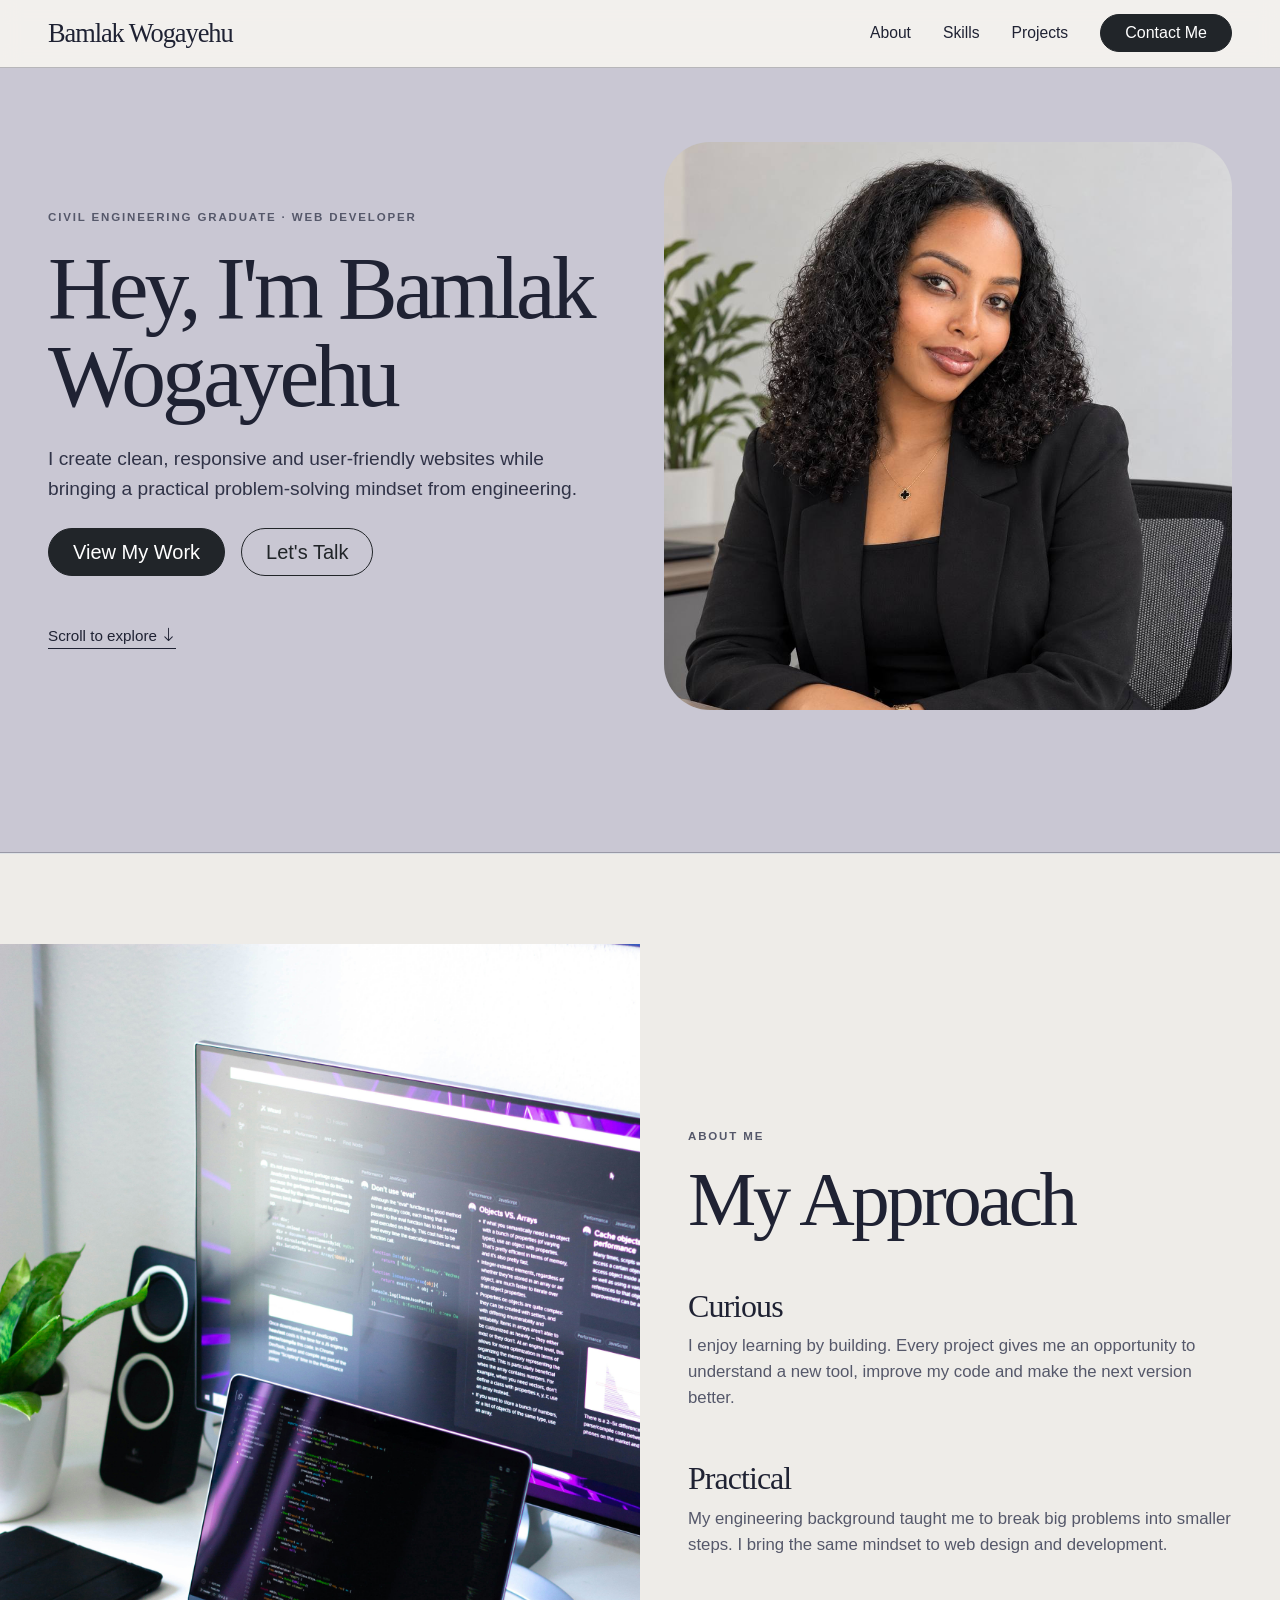
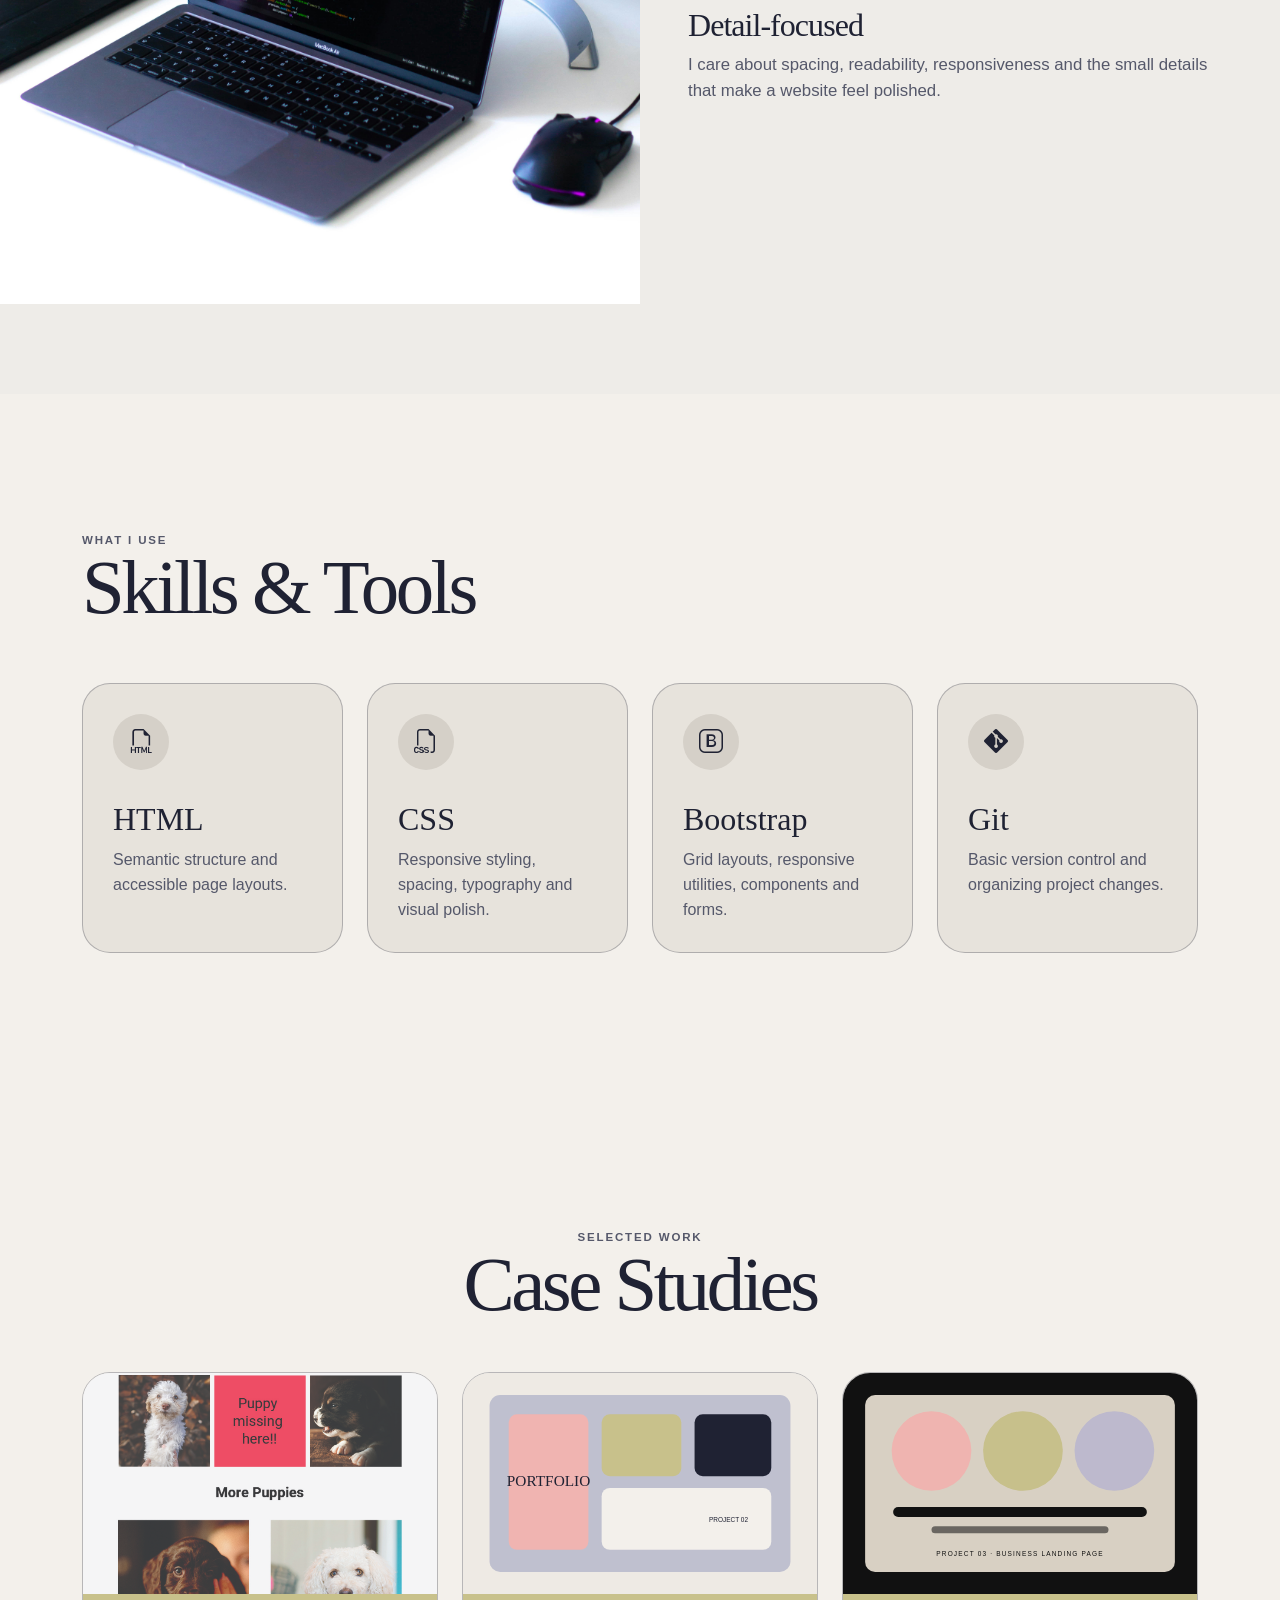
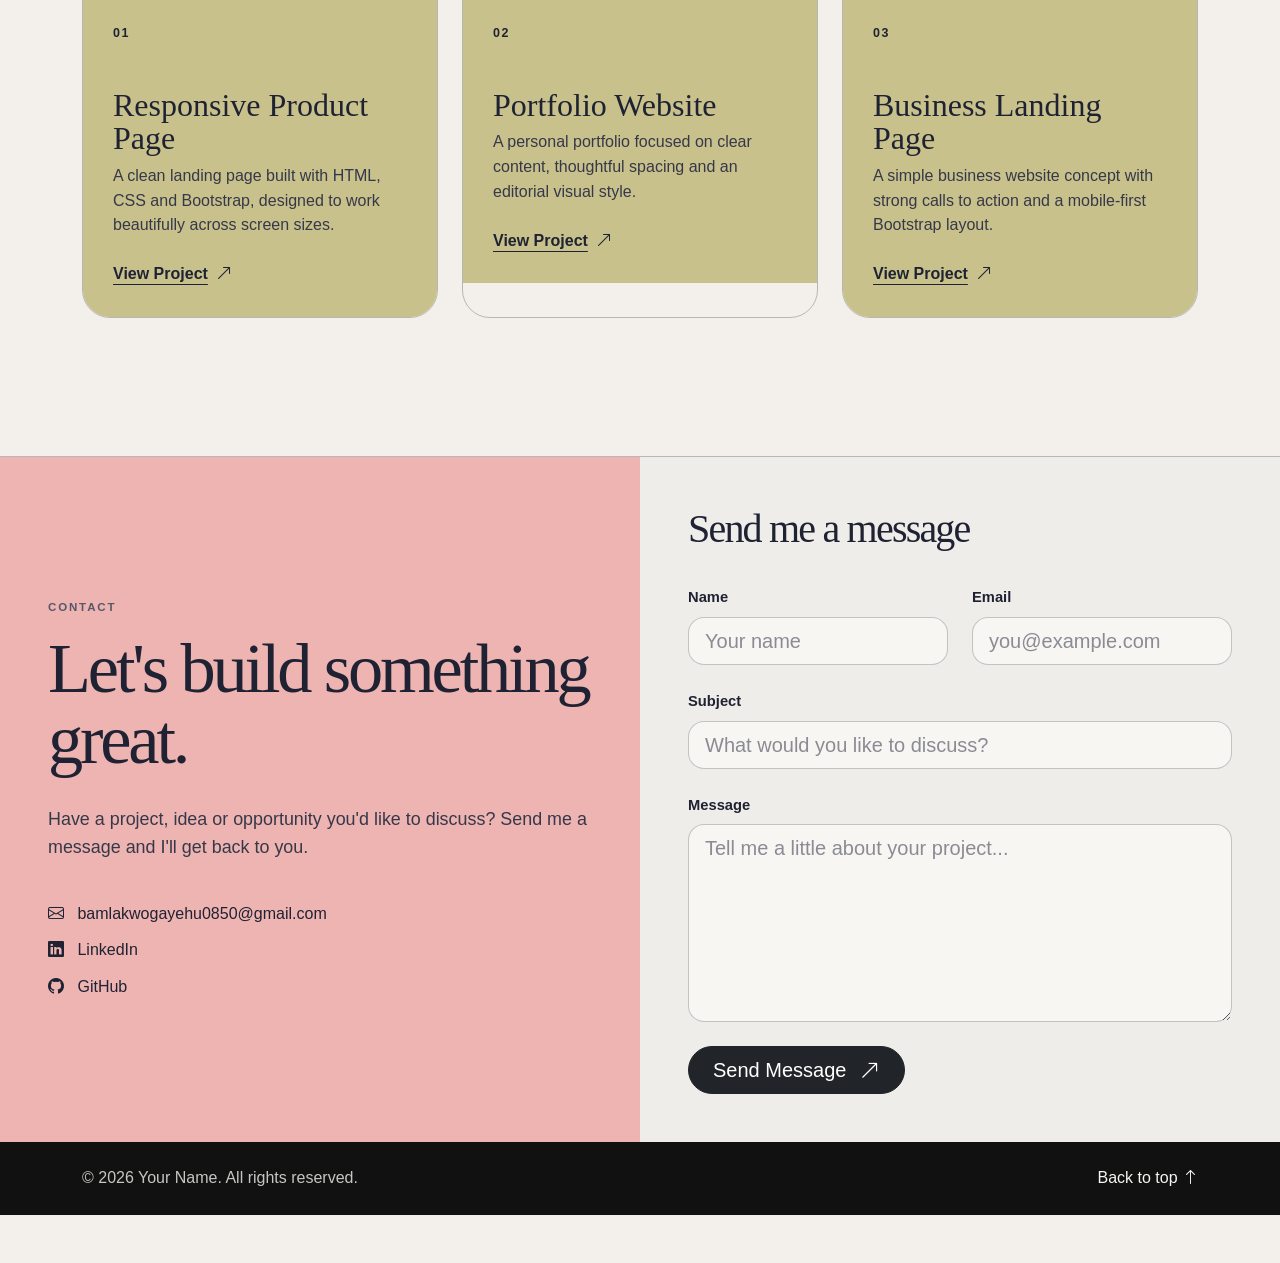
<file: index.html>
<!doctype html>
<html lang="en">
<head>
    <meta charset="utf-8">
    <meta name="viewport" content="width=device-width, initial-scale=1">
    <meta name="description" content="Personal portfolio website">
    <title>Bamlak | Portfolio</title>

    <!-- Bootstrap 5.3.8 -->
    <link
        href="https://cdn.jsdelivr.net/npm/bootstrap@5.3.8/dist/css/bootstrap.min.css"
        rel="stylesheet"
        integrity="sha384-sRIl4kxILFvY47J16cr9ZwB07vP4J8+LH7qKQnuqkuIAvNWLzeN8tE5YBujZqJLB"
        crossorigin="anonymous"
    >

    <!-- Bootstrap Icons -->
    <link
        rel="stylesheet"
        href="https://cdn.jsdelivr.net/npm/bootstrap-icons@1.11.3/font/bootstrap-icons.min.css"
    >

    <!-- Your custom CSS -->
    <link rel="stylesheet" href="style.css">
</head>

<body>

    <!-- =========================
         NAVBAR
    ========================== -->
    <nav class="navbar navbar-expand-lg site-navbar fixed-top" aria-label="Main navigation">
        <div class="container-fluid px-lg-5">
            <a class="navbar-brand brand-name" href="#home">Bamlak Wogayehu</a>

            <button
                class="navbar-toggler shadow-none"
                type="button"
                data-bs-toggle="collapse"
                data-bs-target="#mainNav"
                aria-controls="mainNav"
                aria-expanded="false"
                aria-label="Toggle navigation"
            >
                <span class="navbar-toggler-icon"></span>
            </button>

            <div class="collapse navbar-collapse" id="mainNav">
                <ul class="navbar-nav ms-auto align-items-lg-center gap-lg-3">
                    <li class="nav-item">
                        <a class="nav-link nav-link-custom" href="#about">About</a>
                    </li>
                    <li class="nav-item">
                        <a class="nav-link nav-link-custom" href="#skills">Skills</a>
                    </li>
                    <li class="nav-item">
                        <a class="nav-link nav-link-custom" href="#projects">Projects</a>
                    </li>
                    <li class="nav-item ms-lg-2">
                        <a class="btn btn-dark rounded-pill px-4" href="#contact">
                            Contact Me
                        </a>
                    </li>
                </ul>
            </div>
        </div>
    </nav>


    <main id="home">

        <!-- =========================
             HERO
        ========================== -->
        <section class="hero-section">
            <div class="container-fluid px-lg-5">
                <div class="row align-items-center g-5 min-vh-100 py-5">

                    <div class="col-lg-6 order-2 order-lg-1">
                        <span class="eyebrow">CIVIL ENGINEERING GRADUATE · WEB DEVELOPER</span>

                        <h1 class="display-title mt-3">
                            Hey, I'm <span class="accent-text">Bamlak Wogayehu</span>
                        </h1>

                        <p class="hero-copy mt-4">
                            I create clean, responsive and user-friendly websites while
                            bringing a practical problem-solving mindset from engineering.
                        </p>

                        <div class="d-flex flex-wrap gap-3 mt-4">
                            <a class="btn btn-dark btn-lg rounded-pill px-4" href="#projects">
                                View My Work
                            </a>
                            <a class="btn btn-outline-dark btn-lg rounded-pill px-4" href="#contact">
                                Let's Talk
                            </a>
                        </div>

                        <div class="mini-links mt-5">
                            <a href="#about">Scroll to explore <i class="bi bi-arrow-down"></i></a>
                        </div>
                    </div>

                    <div class="col-lg-6 order-1 order-lg-2">
                        <div class="hero-image-wrap">
                            <img
                                src="assets/portfoliopic.jpg"
                                alt="Profile placeholder"
                                class="img-fluid hero-image"
                            >
                        </div>
                    </div>

                </div>
            </div>
        </section>


        <!-- =========================
             ABOUT / APPROACH
        ========================== -->
        <section id="about" class="section section-light border-top">
            <div class="container-fluid p-0">
                <div class="row g-0 align-items-stretch">

                    <div class="col-lg-6">
                        <div class="editorial-image h-100">
                            <img
                                src="assets/workspace.jpg"
                                alt="Workspace placeholder"
                                class="img-fluid w-100 h-100 object-cover"
                            >
                        </div>
                    </div>

                    <div class="col-lg-6 d-flex align-items-center">
                        <div class="section-copy p-4 p-md-5 p-xl-6">
                            <p class="eyebrow mb-3">ABOUT ME</p>
                            <h2 class="section-title mb-5">My Approach</h2>

                            <div class="approach-item mb-5">
                                <h3>Curious</h3>
                                <p>
                                    I enjoy learning by building. Every project gives me
                                    an opportunity to understand a new tool, improve my
                                    code and make the next version better.
                                </p>
                            </div>

                            <div class="approach-item mb-5">
                                <h3>Practical</h3>
                                <p>
                                    My engineering background taught me to break big
                                    problems into smaller steps. I bring the same mindset
                                    to web design and development.
                                </p>
                            </div>

                            <div class="approach-item">
                                <h3>Detail-focused</h3>
                                <p>
                                    I care about spacing, readability, responsiveness and
                                    the small details that make a website feel polished.
                                </p>
                            </div>
                        </div>
                    </div>

                </div>
            </div>
        </section>


        <!-- =========================
             SKILLS
        ========================== -->
        <section id="skills" class="section section-cream">
            <div class="container py-5">
                <div class="row mb-5">
                    <div class="col-lg-8">
                        <p class="eyebrow">WHAT I USE</p>
                        <h2 class="section-title">Skills & Tools</h2>
                    </div>
                </div>

                <div class="row g-4">
                    <div class="col-md-6 col-lg-3">
                        <div class="skill-card h-100">
                            <div class="skill-icon"><i class="bi bi-filetype-html"></i></div>
                            <h3>HTML</h3>
                            <p>Semantic structure and accessible page layouts.</p>
                        </div>
                    </div>

                    <div class="col-md-6 col-lg-3">
                        <div class="skill-card h-100">
                            <div class="skill-icon"><i class="bi bi-filetype-css"></i></div>
                            <h3>CSS</h3>
                            <p>Responsive styling, spacing, typography and visual polish.</p>
                        </div>
                    </div>

                    <div class="col-md-6 col-lg-3">
                        <div class="skill-card h-100">
                            <div class="skill-icon"><i class="bi bi-bootstrap"></i></div>
                            <h3>Bootstrap</h3>
                            <p>Grid layouts, responsive utilities, components and forms.</p>
                        </div>
                    </div>

                    <div class="col-md-6 col-lg-3">
                        <div class="skill-card h-100">
                            <div class="skill-icon"><i class="bi bi-git"></i></div>
                            <h3>Git</h3>
                            <p>Basic version control and organizing project changes.</p>
                        </div>
                    </div>
                </div>
            </div>
        </section>


        <!-- =========================
             PROJECTS / CASE STUDIES
        ========================== -->
        <section id="projects" class="section section-cream">
            <div class="container py-5">
                <div class="text-center mb-5">
                    <p class="eyebrow">SELECTED WORK</p>
                    <h2 class="section-title">Case Studies</h2>
                </div>

                <div class="row g-4">

                    <div class="col-lg-4">
                        <article class="project-card h-100">
                            <img
                                src="assets/puppypage.jpg"
                                alt="Project 1 placeholder"
                                class="project-image"
                            >
                            <div class="project-content">
                                <div class="project-number">01</div>
                                <h3>Responsive Product Page</h3>
                                <p>
                                    A clean landing page built with HTML, CSS and Bootstrap,
                                    designed to work beautifully across screen sizes.
                                </p>
                                <a href="#" class="project-link">
                                    View Project <i class="bi bi-arrow-up-right"></i>
                                </a>
                            </div>
                        </article>
                    </div>

                    <div class="col-lg-4">
                        <article class="project-card h-100">
                            <img
                                src="assets/project-2.svg"
                                alt="Project 2 placeholder"
                                class="project-image"
                            >
                            <div class="project-content">
                                <div class="project-number">02</div>
                                <h3>Portfolio Website</h3>
                                <p>
                                    A personal portfolio focused on clear content,
                                    thoughtful spacing and an editorial visual style.
                                </p>
                                <a href="#" class="project-link">
                                    View Project <i class="bi bi-arrow-up-right"></i>
                                </a>
                            </div>
                        </article>
                    </div>

                    <div class="col-lg-4">
                        <article class="project-card h-100">
                            <img
                                src="assets/project-3.svg"
                                alt="Project 3 placeholder"
                                class="project-image"
                            >
                            <div class="project-content">
                                <div class="project-number">03</div>
                                <h3>Business Landing Page</h3>
                                <p>
                                    A simple business website concept with strong calls to
                                    action and a mobile-first Bootstrap layout.
                                </p>
                                <a href="#" class="project-link">
                                    View Project <i class="bi bi-arrow-up-right"></i>
                                </a>
                            </div>
                        </article>
                    </div>

                </div>
            </div>
        </section>


        <!-- =========================
             CONTACT
        ========================== -->
        <section id="contact" class="contact-section">
            <div class="container-fluid p-0">
                <div class="row g-0">

                    <div class="col-lg-6 contact-copy">
                        <div class="p-4 p-md-5 p-xl-6 h-100 d-flex flex-column justify-content-center">
                            <p class="eyebrow mb-3">CONTACT</p>
                            <h2 class="contact-title">Let's build something great.</h2>
                            <p class="contact-text">
                                Have a project, idea or opportunity you'd like to discuss?
                                Send me a message and I'll get back to you.
                            </p>

                            <div class="contact-details mt-4">
                                <a href="mailto:YOUR_EMAIL@example.com">
                                    <i class="bi bi-envelope"></i>
                                    bamlakwogayehu0850@gmail.com
                                </a>

                                <a href="#" target="_blank" rel="noopener">
                                    <i class="bi bi-linkedin"></i>
                                    LinkedIn
                                </a>

                                <a href="#" target="_blank" rel="noopener">
                                    <i class="bi bi-github"></i>
                                    GitHub
                                </a>
                            </div>
                        </div>
                    </div>

                    <div class="col-lg-6 contact-form-panel">
                        <div class="p-4 p-md-5 p-xl-6 h-100">
                            <h3 class="form-title">Send me a message</h3>

                            <!--
                                IMPORTANT:
                                Replace YOUR_EMAIL@example.com below with your real email.

                                FormSubmit lets a static HTML site send form submissions
                                without a custom backend. The first time you use the form,
                                FormSubmit may ask you to confirm/activate the email address.
                            -->
                            <form
                                action="https://formsubmit.co/YOUR_EMAIL@example.com"
                                method="POST"
                                class="row g-4 mt-1"
                            >
                                <input type="hidden" name="_subject" value="New portfolio contact">
                                <input type="hidden" name="_captcha" value="false">

                                <!--
                                After you have a real domain, you can use:
                                <input type="hidden" name="_next"
                                    value="https://yourdomain.com/thank-you.html">
                                -->

                                <div class="col-md-6">
                                    <label for="name" class="form-label">Name</label>
                                    <input
                                        type="text"
                                        class="form-control form-control-lg"
                                        id="name"
                                        name="name"
                                        placeholder="Your name"
                                        required
                                    >
                                </div>

                                <div class="col-md-6">
                                    <label for="email" class="form-label">Email</label>
                                    <input
                                        type="email"
                                        class="form-control form-control-lg"
                                        id="email"
                                        name="email"
                                        placeholder="you@example.com"
                                        required
                                    >
                                </div>

                                <div class="col-12">
                                    <label for="subject" class="form-label">Subject</label>
                                    <input
                                        type="text"
                                        class="form-control form-control-lg"
                                        id="subject"
                                        name="subject"
                                        placeholder="What would you like to discuss?"
                                        required
                                    >
                                </div>

                                <div class="col-12">
                                    <label for="message" class="form-label">Message</label>
                                    <textarea
                                        class="form-control form-control-lg"
                                        id="message"
                                        name="message"
                                        rows="6"
                                        placeholder="Tell me a little about your project..."
                                        required
                                    ></textarea>
                                </div>

                                <div class="col-12">
                                    <button class="btn btn-dark btn-lg rounded-pill px-4" type="submit">
                                        Send Message
                                        <i class="bi bi-arrow-up-right ms-2"></i>
                                    </button>
                                </div>
                            </form>
                        </div>
                    </div>

                </div>
            </div>
        </section>

    </main>


    <!-- =========================
         FOOTER
    ========================== -->
    <footer class="site-footer">
        <div class="container py-4">
            <div class="row align-items-center g-3">
                <div class="col-md-6">
                    <p class="mb-0">© 2026 Your Name. All rights reserved.</p>
                </div>

                <div class="col-md-6 text-md-end">
                    <a href="#home" class="footer-top">
                        Back to top <i class="bi bi-arrow-up"></i>
                    </a>
                </div>
            </div>
        </div>
    </footer>


    <!-- Bootstrap JavaScript -->
    <script
        src="https://cdn.jsdelivr.net/npm/bootstrap@5.3.8/dist/js/bootstrap.bundle.min.js"
    ></script>

    <!-- Close mobile menu after clicking a nav link -->
    <script>
        document.querySelectorAll('#mainNav .nav-link, #mainNav .btn').forEach(link => {
            link.addEventListener('click', () => {
                const menu = document.getElementById('mainNav');
                if (menu.classList.contains('show')) {
                    bootstrap.Collapse.getOrCreateInstance(menu).hide();
                }
            });
        });
    </script>

</body>
</html>
</file>
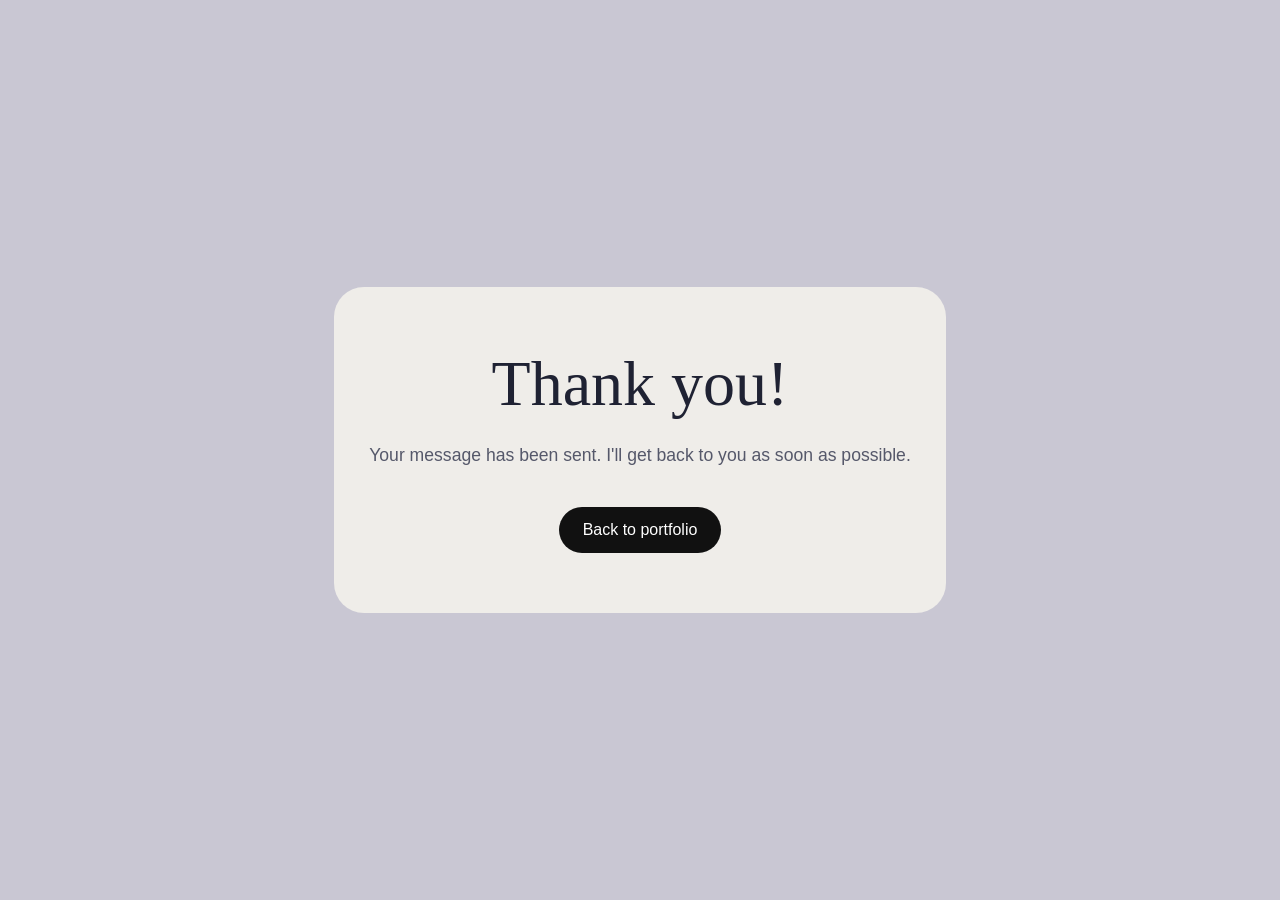
<file: thank-you.html>
<!doctype html>
<html lang="en">
<head>
  <meta charset="utf-8">
  <meta name="viewport" content="width=device-width, initial-scale=1">
  <title>Thank You | Portfolio</title>
  <style>
    body{margin:0;min-height:100vh;display:grid;place-items:center;background:#c9c7d3;color:#1f2233;font-family:Arial,Helvetica,sans-serif;text-align:center}
    .card{max-width:650px;padding:60px 35px;background:#efede9;border-radius:30px;margin:20px}
    h1{font:400 4rem Georgia,"Times New Roman",serif;margin:0 0 20px}
    p{font-size:1.1rem;line-height:1.6;color:#55586a}
    a{display:inline-block;margin-top:20px;padding:14px 24px;border-radius:999px;background:#111;color:#fff;text-decoration:none}
  </style>
</head>
<body>
  <div class="card">
    <h1>Thank you!</h1>
    <p>Your message has been sent. I'll get back to you as soon as possible.</p>
    <a href="index.html">Back to portfolio</a>
  </div>
</body>
</html>
</file>
<file: style.css>
/* =====================================================
   PERSONAL PORTFOLIO
   Bootstrap does most of the layout work.
   This file adds the custom visual style.
===================================================== */

:root {
    --ink: #1f2233;
    --muted: #55586a;
    --lavender: #c9c7d3;
    --cream: #f3f0eb;
    --pink: #eeb4b1;
    --olive: #c8c18b;
    --dark: #111111;
    --border: rgba(31, 34, 51, 0.28);
}

html {
    scroll-behavior: smooth;
    scroll-padding-top: 86px;
}

body {
    margin: 0;
    color: var(--ink);
    background: var(--cream);
    font-family: "Helvetica Neue", Helvetica, Arial, sans-serif;
    line-height: 1.55;
}

img {
    max-width: 100%;
}

a {
    color: inherit;
}

.section {
    padding: 90px 0;
}

.section-light {
    background: #eeece8;
}

.section-cream {
    background: var(--cream);
}

.border-top {
    border-top: 1px solid var(--border);
}


/* ---------- Navbar ---------- */

.site-navbar {
    background: rgba(245, 243, 239, 0.95);
    border-bottom: 1px solid var(--border);
    backdrop-filter: blur(10px);
}

.brand-name {
    color: var(--ink);
    font-family: Georgia, "Times New Roman", serif;
    font-size: 1.65rem;
    letter-spacing: -0.04em;
}

.brand-name:hover {
    color: var(--ink);
}

.nav-link-custom {
    color: var(--ink);
    font-size: 0.98rem;
}

.nav-link-custom:hover {
    color: #000;
}

.navbar-toggler {
    border: 1px solid var(--border);
    border-radius: 50%;
    width: 44px;
    height: 44px;
    display: grid;
    place-items: center;
}

.navbar-toggler-icon {
    width: 1.15rem;
    height: 1.15rem;
}


/* ---------- Typography ---------- */

.eyebrow {
    margin: 0;
    color: var(--muted);
    font-size: 0.72rem;
    font-weight: 700;
    letter-spacing: 0.16em;
}

.display-title,
.section-title,
.contact-title,
.form-title {
    font-family: Georgia, "Times New Roman", serif;
    font-weight: 400;
    letter-spacing: -0.045em;
}

.display-title {
    font-size: clamp(3.5rem, 7vw, 7rem);
    line-height: 0.98;
    max-width: 850px;
}

.accent-text {
    color: var(--ink);
}

.hero-copy {
    max-width: 590px;
    color: #303347;
    font-size: clamp(1.05rem, 1.5vw, 1.35rem);
}

.section-title {
    font-size: clamp(3rem, 6vw, 5.5rem);
    line-height: 1;
}

.contact-title {
    font-size: clamp(3rem, 5.5vw, 5.5rem);
    line-height: 1;
}

.form-title {
    font-size: 2.5rem;
}

.section-copy {
    max-width: 850px;
}

.approach-item h3 {
    font-family: Georgia, "Times New Roman", serif;
    font-size: 2rem;
    font-weight: 400;
    letter-spacing: -0.03em;
}

.approach-item p {
    max-width: 640px;
    color: var(--muted);
    font-size: 1.05rem;
}


/* ---------- Hero ---------- */

.hero-section {
    background: var(--lavender);
    border-bottom: 1px solid var(--border);
}

.hero-image-wrap {
    max-width: 600px;
    margin-inline: auto;
}

.hero-image {
    width: 100%;
    aspect-ratio: 1 / 1;
    object-fit: cover;
    border-radius: 46px;
    display: block;
}

.mini-links a {
    font-size: 0.95rem;
    text-decoration: none;
    border-bottom: 1px solid currentColor;
    padding-bottom: 4px;
}

.mini-links a:hover {
    opacity: 0.7;
}


/* ---------- Images ---------- */

.editorial-image {
    min-height: 720px;
}

.object-cover {
    object-fit: cover;
}


/* ---------- Skills ---------- */

.skill-card {
    background: #e7e3dc;
    border: 1px solid var(--border);
    border-radius: 28px;
    padding: 30px;
    transition: transform 180ms ease, box-shadow 180ms ease;
}

.skill-card:hover {
    transform: translateY(-5px);
    box-shadow: 0 15px 35px rgba(31, 34, 51, 0.08);
}

.skill-icon {
    width: 56px;
    height: 56px;
    border-radius: 50%;
    display: grid;
    place-items: center;
    background: #d5d0c8;
    font-size: 1.5rem;
    margin-bottom: 30px;
}

.skill-card h3 {
    font-family: Georgia, "Times New Roman", serif;
    font-size: 2rem;
    font-weight: 400;
    margin-bottom: 10px;
}

.skill-card p {
    color: var(--muted);
    margin-bottom: 0;
}


/* ---------- Projects ---------- */

.project-card {
    overflow: hidden;
    background: transparent;
    border: 1px solid var(--border);
    border-radius: 28px;
}

.project-image {
    width: 100%;
    aspect-ratio: 16 / 10;
    object-fit: cover;
    display: block;
}

.project-content {
    position: relative;
    padding: 30px;
    background: var(--olive);
    min-height: 285px;
}

.project-number {
    font-size: 0.78rem;
    letter-spacing: 0.12em;
    font-weight: 700;
    margin-bottom: 45px;
}

.project-content h3 {
    font-family: Georgia, "Times New Roman", serif;
    font-weight: 400;
    font-size: 2rem;
    line-height: 1.05;
    max-width: 330px;
}

.project-content p {
    color: #36384a;
    max-width: 400px;
}

.project-link {
    display: inline-flex;
    align-items: center;
    gap: 8px;
    margin-top: 8px;
    font-weight: 600;
    text-underline-offset: 5px;
}


/* ---------- Contact ---------- */

.contact-section {
    border-top: 1px solid var(--border);
}

.contact-copy {
    background: var(--pink);
}

.contact-form-panel {
    background: #efede9;
}

.contact-text {
    max-width: 650px;
    font-size: 1.12rem;
    color: #36384a;
    margin-top: 24px;
}

.contact-details {
    display: grid;
    gap: 12px;
}

.contact-details a {
    text-decoration: none;
    width: fit-content;
}

.contact-details a:hover {
    text-decoration: underline;
    text-underline-offset: 4px;
}

.contact-details i {
    display: inline-block;
    width: 25px;
}

.form-label {
    font-weight: 700;
    font-size: 0.92rem;
}

.form-control {
    border: 1px solid rgba(31, 34, 51, 0.24);
    border-radius: 16px;
    background: #f8f6f2;
    color: var(--ink);
}

.form-control:focus {
    border-color: var(--ink);
    box-shadow: 0 0 0 0.2rem rgba(31, 34, 51, 0.08);
    background: #ffffff;
}

.form-control::placeholder {
    color: #8a8b95;
}


/* ---------- Footer ---------- */

.site-footer {
    background: var(--dark);
    color: #f7f5f1;
}

.site-footer p {
    color: #c8c6c2;
}

.footer-top {
    color: #f7f5f1;
    text-decoration: none;
}

.footer-top:hover {
    opacity: 0.7;
}


/* ---------- Responsive polish ---------- */

@media (max-width: 991.98px) {
    .site-navbar .navbar-collapse {
        padding: 18px 0 10px;
    }

    .editorial-image {
        min-height: 480px;
    }

    .hero-section .row {
        min-height: auto !important;
        padding-top: 120px !important;
    }

    .display-title {
        font-size: clamp(3.2rem, 10vw, 5.2rem);
    }
}

@media (max-width: 575.98px) {
    .section {
        padding: 65px 0;
    }

    .hero-image {
        border-radius: 28px;
    }

    .contact-title {
        font-size: 3.2rem;
    }

    .skill-card,
    .project-card {
        border-radius: 22px;
    }

    .project-content {
        padding: 24px;
    }

    .project-number {
        margin-bottom: 30px;
    }
}
</file>
